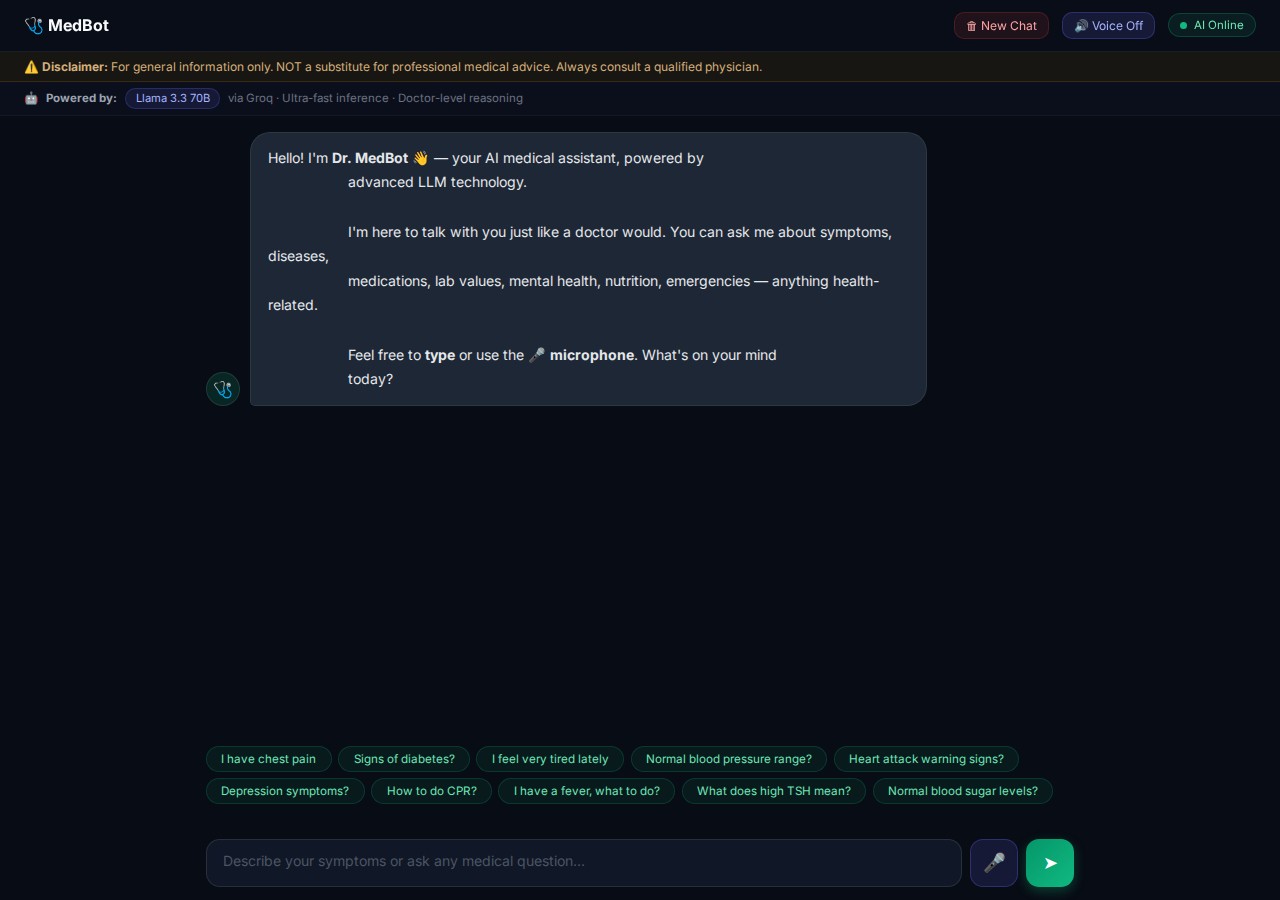
<file: templates/chat.html>
<!DOCTYPE html>
<html lang="en">

<head>
    <meta charset="UTF-8" />
    <meta name="viewport" content="width=device-width,initial-scale=1.0" />
    <title>MedBot Chat — AI Medical Assistant</title>
    <link rel="preconnect" href="https://fonts.googleapis.com" />
    <link href="https://fonts.googleapis.com/css2?family=Inter:wght@400;500;600;700&display=swap" rel="stylesheet" />
    <style>
        *,
        *::before,
        *::after {
            box-sizing: border-box;
            margin: 0;
            padding: 0;
        }

        body {
            font-family: 'Inter', sans-serif;
            background: #080c14;
            color: #e5e7eb;
            height: 100vh;
            overflow: hidden;
            display: flex;
            flex-direction: column;
        }

        /* ── NAVBAR ─────────────────────────── */
        .chat-nav {
            display: flex;
            align-items: center;
            justify-content: space-between;
            padding: .75rem 1.5rem;
            border-bottom: 1px solid rgba(255, 255, 255, .07);
            background: rgba(10, 14, 23, .95);
            backdrop-filter: blur(12px);
            flex-shrink: 0;
        }

        .nav-brand {
            display: flex;
            align-items: center;
            gap: .5rem;
            font-weight: 700;
            color: #f9fafb;
            text-decoration: none;
            font-size: 1rem;
        }

        .nav-right {
            display: flex;
            align-items: center;
            gap: .8rem;
        }

        .online-badge {
            display: flex;
            align-items: center;
            gap: .4rem;
            font-size: .72rem;
            color: #6ee7b7;
            background: rgba(16, 185, 129, .1);
            border: 1px solid rgba(16, 185, 129, .25);
            padding: .25rem .7rem;
            border-radius: 20px;
        }

        .online-dot {
            width: 7px;
            height: 7px;
            border-radius: 50%;
            background: #10b981;
            animation: pulse 2s infinite;
        }

        @keyframes pulse {

            0%,
            100% {
                opacity: 1
            }

            50% {
                opacity: .3
            }
        }

        .tts-toggle {
            background: rgba(99, 102, 241, .15);
            border: 1px solid rgba(99, 102, 241, .3);
            border-radius: 10px;
            padding: .3rem .7rem;
            font-size: .75rem;
            color: #a5b4fc;
            cursor: pointer;
            transition: all .2s;
            font-family: inherit;
        }

        .tts-toggle.active {
            background: rgba(99, 102, 241, .3);
            border-color: #6366f1;
        }

        .clear-btn {
            background: rgba(239, 68, 68, .1);
            border: 1px solid rgba(239, 68, 68, .2);
            border-radius: 10px;
            padding: .3rem .7rem;
            font-size: .75rem;
            color: #fca5a5;
            cursor: pointer;
            transition: all .2s;
            font-family: inherit;
        }

        .clear-btn:hover {
            background: rgba(239, 68, 68, .2);
        }

        /* ── DISCLAIMER ─────────────────────────── */
        .disclaimer {
            background: rgba(245, 158, 11, .07);
            border-bottom: 1px solid rgba(245, 158, 11, .15);
            padding: .45rem 1.5rem;
            font-size: .75rem;
            color: #d4b07a;
            flex-shrink: 0;
        }

        /* ── POWERED BY BAR ─────────────────── */
        .model-bar {
            display: flex;
            align-items: center;
            gap: .5rem;
            padding: .35rem 1.5rem;
            background: rgba(99, 102, 241, .04);
            border-bottom: 1px solid rgba(255, 255, 255, .04);
            flex-shrink: 0;
            font-size: .72rem;
            color: #6b7280;
        }

        .model-pill {
            background: rgba(99, 102, 241, .12);
            border: 1px solid rgba(99, 102, 241, .25);
            border-radius: 12px;
            padding: .18rem .6rem;
            color: #a5b4fc;
            font-size: .7rem;
        }

        /* ── CHAT BODY ───────────────────────── */
        .chat-body {
            flex: 1;
            display: flex;
            flex-direction: column;
            overflow: hidden;
            max-width: 900px;
            width: 100%;
            margin: 0 auto;
            padding: 1rem 1rem 0;
        }

        #messages {
            flex: 1;
            overflow-y: auto;
            display: flex;
            flex-direction: column;
            gap: 1rem;
            padding-bottom: .5rem;
            scroll-behavior: smooth;
        }

        #messages::-webkit-scrollbar {
            width: 4px;
        }

        #messages::-webkit-scrollbar-thumb {
            background: rgba(255, 255, 255, .08);
            border-radius: 10px;
        }

        /* ── BUBBLES ─────────────────────────── */
        .msg {
            display: flex;
            gap: .6rem;
            align-items: flex-end;
            animation: fadeUp .3s ease;
        }

        .msg.user {
            flex-direction: row-reverse;
        }

        @keyframes fadeUp {
            from {
                opacity: 0;
                transform: translateY(10px)
            }

            to {
                opacity: 1;
                transform: translateY(0)
            }
        }

        .avatar {
            width: 34px;
            height: 34px;
            border-radius: 50%;
            display: flex;
            align-items: center;
            justify-content: center;
            font-size: 1rem;
            flex-shrink: 0;
            border: 1px solid rgba(255, 255, 255, .1);
        }

        .bot .avatar {
            background: rgba(16, 185, 129, .15);
        }

        .user .avatar {
            background: linear-gradient(135deg, #059669, #10b981);
        }

        .bubble {
            max-width: 78%;
            padding: .8rem 1.1rem;
            border-radius: 20px;
            font-size: .88rem;
            line-height: 1.75;
            word-break: break-word;
        }

        .bot .bubble {
            background: rgba(31, 41, 55, .95);
            border: 1px solid rgba(255, 255, 255, .08);
            border-bottom-left-radius: 5px;
            color: #e5e7eb;
            white-space: pre-wrap;
        }

        .user .bubble {
            background: linear-gradient(135deg, #059669, #10b981);
            color: #fff;
            border-bottom-right-radius: 5px;
            box-shadow: 0 4px 14px rgba(16, 185, 129, .2);
        }

        /* ── TYPING ──────────────────────────── */
        .typing {
            display: flex;
            gap: 5px;
            align-items: center;
            padding: .5rem .8rem;
        }

        .typing span {
            width: 8px;
            height: 8px;
            border-radius: 50%;
            background: #10b981;
            animation: bounce 1.2s infinite;
            display: inline-block;
        }

        .typing span:nth-child(2) {
            animation-delay: .2s
        }

        .typing span:nth-child(3) {
            animation-delay: .4s
        }

        @keyframes bounce {

            0%,
            60%,
            100% {
                transform: translateY(0)
            }

            30% {
                transform: translateY(-8px)
            }
        }

        /* ── QUICK CHIPS ─────────────────────── */
        .chips {
            display: flex;
            flex-wrap: wrap;
            gap: .4rem;
            padding: .5rem 0;
            flex-shrink: 0;
        }

        .chip {
            background: rgba(16, 185, 129, .08);
            border: 1px solid rgba(16, 185, 129, .2);
            border-radius: 20px;
            padding: .3rem .9rem;
            font-size: .73rem;
            color: #6ee7b7;
            cursor: pointer;
            transition: all .2s;
            white-space: nowrap;
            font-family: inherit;
        }

        .chip:hover {
            background: rgba(16, 185, 129, .2);
            border-color: #10b981;
            transform: translateY(-1px);
        }

        /* ── INPUT ROW ───────────────────────── */
        .input-row {
            display: flex;
            gap: .5rem;
            padding: .7rem 0 .8rem;
            flex-shrink: 0;
        }

        #user-input {
            flex: 1;
            background: rgba(17, 24, 39, .95);
            border: 1px solid rgba(255, 255, 255, .1);
            border-radius: 14px;
            padding: .75rem 1rem;
            color: #f9fafb;
            font-size: .88rem;
            outline: none;
            resize: none;
            font-family: inherit;
            transition: border-color .2s, box-shadow .2s;
        }

        #user-input:focus {
            border-color: #10b981;
            box-shadow: 0 0 0 3px rgba(16, 185, 129, .1);
        }

        #user-input::placeholder {
            color: #4b5563;
        }

        .icon-btn {
            width: 48px;
            height: 48px;
            border: none;
            border-radius: 13px;
            cursor: pointer;
            display: flex;
            align-items: center;
            justify-content: center;
            font-size: 1.15rem;
            transition: all .2s;
            flex-shrink: 0;
        }

        #send-btn {
            background: linear-gradient(135deg, #059669, #10b981);
            color: #fff;
            box-shadow: 0 4px 12px rgba(16, 185, 129, .3);
        }

        #send-btn:hover {
            transform: scale(1.07);
            box-shadow: 0 6px 18px rgba(16, 185, 129, .4);
        }

        #send-btn:disabled {
            opacity: .4;
            cursor: not-allowed;
            transform: none;
        }

        #mic-btn {
            background: rgba(99, 102, 241, .15);
            border: 1px solid rgba(99, 102, 241, .3);
            color: #a5b4fc;
        }

        #mic-btn:hover {
            background: rgba(99, 102, 241, .3);
        }

        #mic-btn.recording {
            background: rgba(239, 68, 68, .2);
            border-color: rgba(239, 68, 68, .5);
            color: #fca5a5;
            animation: mic-pulse 1s infinite;
        }

        @keyframes mic-pulse {

            0%,
            100% {
                box-shadow: 0 0 0 0 rgba(239, 68, 68, .3)
            }

            50% {
                box-shadow: 0 0 0 8px rgba(239, 68, 68, 0)
            }
        }

        #voice-status {
            font-size: .72rem;
            color: #6b7280;
            text-align: center;
            padding: .2rem;
            flex-shrink: 0;
            min-height: 1rem;
        }

        #voice-status.listening {
            color: #10b981;
        }
    </style>
</head>

<body>
    <!-- ── NAV ──────────────────────────────────────────── -->
    <nav class="chat-nav">
        <a href="/" class="nav-brand">🩺 MedBot</a>
        <div class="nav-right">
            <button class="clear-btn" onclick="clearChat()">🗑 New Chat</button>
            <button class="tts-toggle" id="tts-btn" onclick="toggleTTS()">🔊 Voice Off</button>
            <div class="online-badge"><span class="online-dot"></span>AI Online</div>
        </div>
    </nav>

    <!-- ── DISCLAIMER ──────────────────────────────────── -->
    <div class="disclaimer">⚠️ <strong>Disclaimer:</strong> For general information only. NOT a substitute for
        professional medical advice. Always consult a qualified physician.</div>

    <!-- ── POWERED BY ───────────────────────────────────── -->
    <div class="model-bar">
        🤖 <strong style="color:#9ca3af">Powered by:</strong>
        <span class="model-pill">Llama 3.3 70B</span>
        <span style="color:#6b7280">via Groq · Ultra-fast inference · Doctor-level reasoning</span>
    </div>

    <!-- ── CHAT BODY ─────────────────────────────────────── -->
    <div class="chat-body">
        <div id="messages">
            <div class="msg bot">
                <div class="avatar">🩺</div>
                <div class="bubble">Hello! I'm <strong>Dr. MedBot</strong> 👋 — your AI medical assistant, powered by
                    advanced LLM technology.

                    I'm here to talk with you just like a doctor would. You can ask me about symptoms, diseases,
                    medications, lab values, mental health, nutrition, emergencies — anything health-related.

                    Feel free to <strong>type</strong> or use the 🎤 <strong>microphone</strong>. What's on your mind
                    today?</div>
            </div>
        </div>

        <!-- Quick Chips -->
        <div class="chips">
            <button class="chip" onclick="sendChip(this)">I have chest pain</button>
            <button class="chip" onclick="sendChip(this)">Signs of diabetes?</button>
            <button class="chip" onclick="sendChip(this)">I feel very tired lately</button>
            <button class="chip" onclick="sendChip(this)">Normal blood pressure range?</button>
            <button class="chip" onclick="sendChip(this)">Heart attack warning signs?</button>
            <button class="chip" onclick="sendChip(this)">Depression symptoms?</button>
            <button class="chip" onclick="sendChip(this)">How to do CPR?</button>
            <button class="chip" onclick="sendChip(this)">I have a fever, what to do?</button>
            <button class="chip" onclick="sendChip(this)">What does high TSH mean?</button>
            <button class="chip" onclick="sendChip(this)">Normal blood sugar levels?</button>
        </div>

        <!-- Voice Status -->
        <div id="voice-status"></div>

        <!-- Input Row -->
        <div class="input-row">
            <textarea id="user-input" rows="1" placeholder="Describe your symptoms or ask any medical question..."
                maxlength="1000"></textarea>
            <button class="icon-btn" id="mic-btn" onclick="toggleMic()" title="Voice input">🎤</button>
            <button class="icon-btn" id="send-btn" onclick="sendMessage()" title="Send">➤</button>
        </div>
    </div>

    <!-- ── SCRIPTS ─────────────────────────────────────── -->
    <script>
        const msgs = document.getElementById('messages');
        const inputEl = document.getElementById('user-input');
        const sendBtn = document.getElementById('send-btn');
        const micBtn = document.getElementById('mic-btn');
        const voiceStat = document.getElementById('voice-status');
        const ttsBtn = document.getElementById('tts-btn');

        let ttsEnabled = false;
        let recognition = null;
        let isRecording = false;
        let chatHistory = [];  // [{role: 'user'|'assistant', content: '...'}]

        // ── Auto-resize textarea ─────────────────────────────
        inputEl.addEventListener('input', () => {
            inputEl.style.height = 'auto';
            inputEl.style.height = Math.min(inputEl.scrollHeight, 130) + 'px';
        });
        inputEl.addEventListener('keydown', e => {
            if (e.key === 'Enter' && !e.shiftKey) { e.preventDefault(); sendMessage(); }
        });

        function scrollDown() { msgs.scrollTop = msgs.scrollHeight; }

        // ── Append message bubble ─────────────────────────────
        function addMessage(text, role) {
            const m = document.createElement('div'); m.className = `msg ${role}`;
            const av = document.createElement('div'); av.className = 'avatar';
            av.textContent = role === 'bot' ? '🩺' : '👤';
            const b = document.createElement('div'); b.className = 'bubble';
            b.textContent = text;
            m.appendChild(av); m.appendChild(b);
            msgs.appendChild(m); scrollDown();
            if (role === 'bot' && ttsEnabled) speak(text);
        }

        // ── Typing indicator ─────────────────────────────────
        function showTyping() {
            const m = document.createElement('div'); m.className = 'msg bot'; m.id = 'typing';
            m.innerHTML = `<div class="avatar">🩺</div><div class="bubble"><div class="typing"><span></span><span></span><span></span></div></div>`;
            msgs.appendChild(m); scrollDown();
        }
        function hideTyping() { const t = document.getElementById('typing'); if (t) t.remove(); }

        // ── Send message ─────────────────────────────────────
        function sendChip(el) { inputEl.value = el.textContent; sendMessage(); }

        async function sendMessage() {
            const msg = inputEl.value.trim();
            if (!msg) return;
            addMessage(msg, 'user');
            chatHistory.push({ role: 'user', content: msg });
            inputEl.value = ''; inputEl.style.height = 'auto';
            sendBtn.disabled = true; showTyping();
            try {
                const res = await fetch('/api/chat', {
                    method: 'POST',
                    headers: { 'Content-Type': 'application/json' },
                    body: JSON.stringify({ message: msg, history: chatHistory.slice(0, -1) })
                });
                const data = await res.json();
                hideTyping();
                const reply = data.response || 'Sorry, I could not process that.';
                addMessage(reply, 'bot');
                chatHistory.push({ role: 'assistant', content: reply });
            } catch (e) {
                hideTyping(); addMessage('⚠️ Network error. Please check your connection.', 'bot');
            } finally { sendBtn.disabled = false; inputEl.focus(); }
        }

        // ── Clear chat ───────────────────────────────────────
        function clearChat() {
            chatHistory = [];
            msgs.innerHTML = '';
            addMessage("Chat cleared! 👋 I'm Dr. MedBot — how can I help you today?", 'bot');
        }

        // ── Text-to-Speech ────────────────────────────────────
        function toggleTTS() {
            ttsEnabled = !ttsEnabled;
            ttsBtn.textContent = ttsEnabled ? '🔊 Voice On' : '🔊 Voice Off';
            ttsBtn.classList.toggle('active', ttsEnabled);
            if (!ttsEnabled) window.speechSynthesis.cancel();
        }
        function speak(text) {
            if (!window.speechSynthesis) return;
            window.speechSynthesis.cancel();
            const clean = text.replace(/[\u{1F300}-\u{1FFFF}]/gu, '').replace(/[⚠️✅❌🩺💊🩸🧠🌡️]/g, '');
            const utt = new SpeechSynthesisUtterance(clean.trim());
            utt.lang = 'en-US'; utt.rate = 0.92; utt.pitch = 1.05;
            window.speechSynthesis.speak(utt);
        }

        // ── Speech Recognition ────────────────────────────────
        function toggleMic() {
            if (!('webkitSpeechRecognition' in window) && !('SpeechRecognition' in window)) {
                voiceStat.textContent = '⚠️ Voice not supported. Use Chrome or Edge.'; return;
            }
            if (isRecording) { recognition.stop(); return; }
            startRecording();
        }
        function startRecording() {
            const SR = window.SpeechRecognition || window.webkitSpeechRecognition;
            recognition = new SR();
            recognition.lang = 'en-US'; recognition.interimResults = true; recognition.maxAlternatives = 1;
            recognition.onstart = () => {
                isRecording = true; micBtn.classList.add('recording'); micBtn.textContent = '⏹️';
                voiceStat.textContent = '🎤 Listening... speak now'; voiceStat.className = 'listening';
            };
            recognition.onresult = (event) => {
                let t = '';
                for (let i = event.resultIndex; i < event.results.length; i++) t += event.results[i][0].transcript;
                inputEl.value = t;
                if (event.results[event.results.length - 1].isFinal) {
                    voiceStat.textContent = '✅ Heard: "' + t + '"'; voiceStat.className = '';
                    setTimeout(() => { voiceStat.textContent = ''; sendMessage(); }, 500);
                }
            };
            recognition.onerror = (e) => { voiceStat.textContent = '⚠️ Error: ' + e.error; stopRecording(); };
            recognition.onend = () => stopRecording();
            recognition.start();
        }
        function stopRecording() {
            isRecording = false; micBtn.classList.remove('recording'); micBtn.textContent = '🎤';
            setTimeout(() => { if (!voiceStat.textContent.startsWith('✅')) voiceStat.textContent = ''; }, 2000);
        }
    </script>
</body>

</html>
</file>
